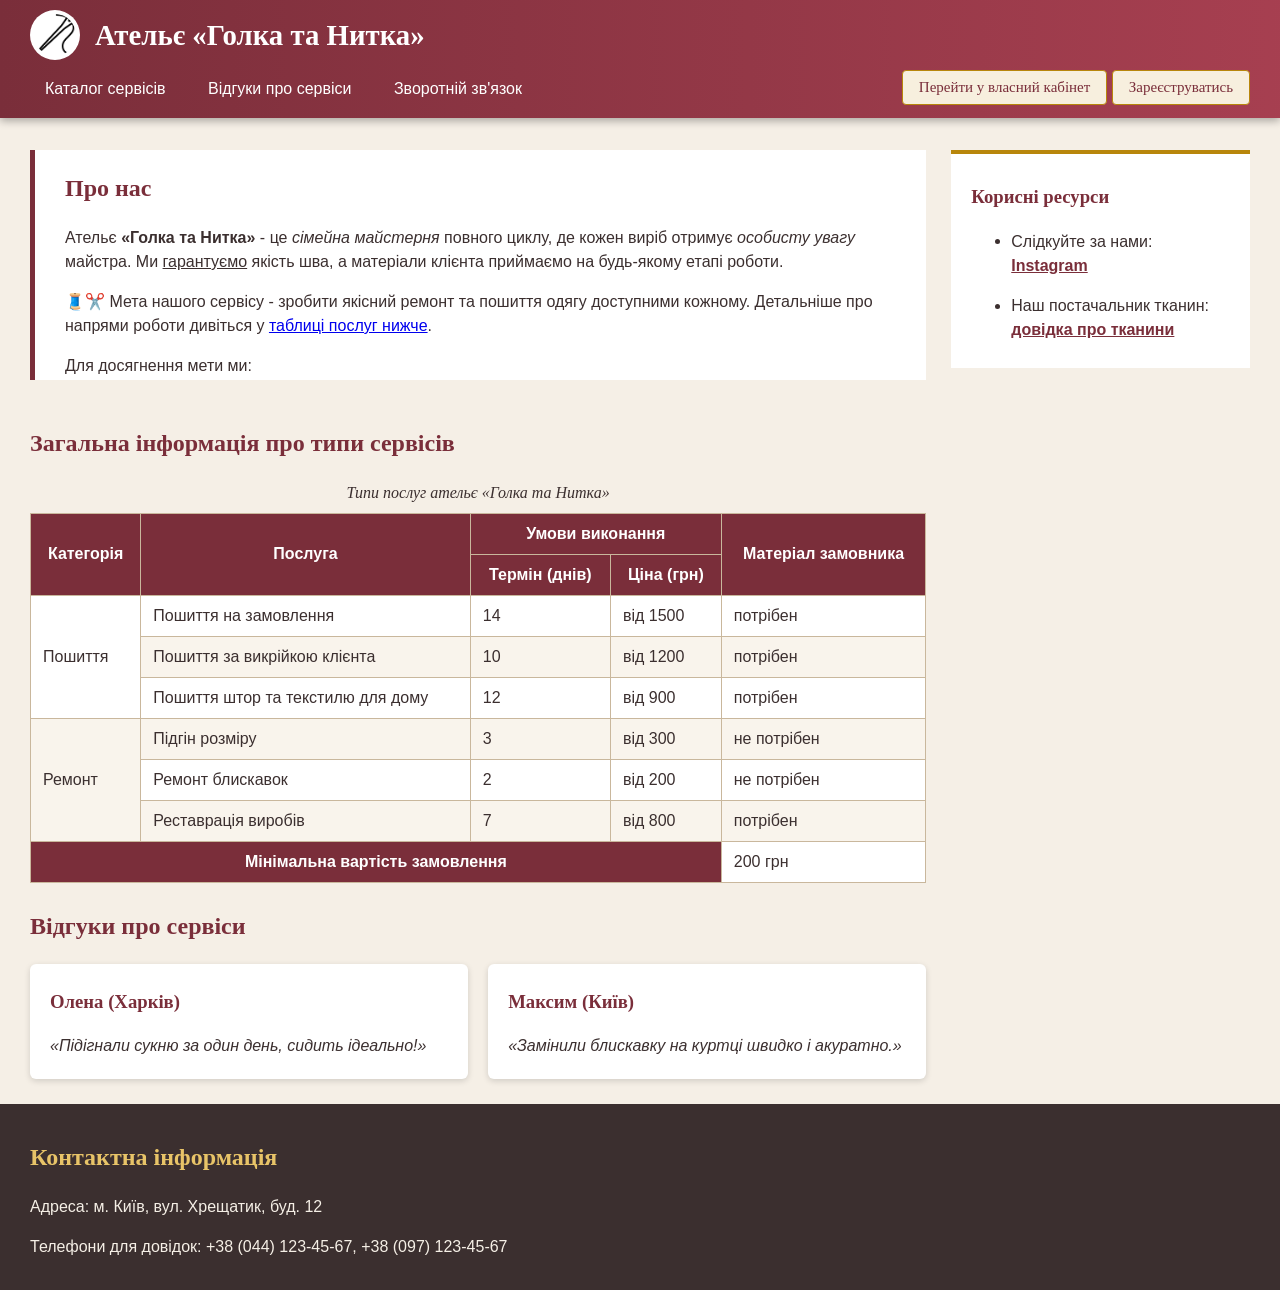
<file: index.html>
<!DOCTYPE html>
<html lang="uk">
<head>
    <meta charset="UTF-8">
    <meta name="viewport" content="width=device-width, initial-scale=1.0">
    <title>Голка та Нитка — Ательє з пошиття та ремонту одяг</title>
    <link rel="stylesheet" href="css/style.css">
</head>
<body class="home">
    <header>
        <img src="images/logo.png" alt="Логотип ательє Голка та Нитка" width="50" height="50">
        <h1>Ательє «Голка та Нитка»</h1>
        <section>
            <button type="button">Перейти у власний кабінет</button>
            <button type="button">Зареєструватись</button>
        </section>
        <nav>
            <ul>
                <li><a href="services.html">Каталог сервісів</a></li>
                <li><a href="#reviews">Відгуки про сервіси</a></li>
                <li><a href="contact.html">Зворотній зв'язок</a></li>
            </ul>
        </nav>
    </header>
    <main>
        <section id="about">
            <h2>Про нас</h2>
            <p>Ательє <b>«Голка та Нитка»</b> - це <i>сімейна майстерня</i> повного циклу, де кожен виріб отримує <em>особисту увагу</em> майстра. Ми <u>гарантуємо</u> якість шва, а <span>матеріали клієнта</span> приймаємо на будь-якому етапі роботи.</p>
            <p class="goal">Мета нашого сервісу - зробити якісний ремонт та пошиття одягу доступними кожному. Детальніше про напрями роботи дивіться у <a href="#services"> таблиці послуг нижче</a>.</p>
            <p>Для досягнення мети ми:</p>
            <ol type="I">
                <li>приймаємо замовлення без черг і запису за тиждень;</li>
                <li>використовуємо лише перевірену фурнітуру та нитки;</li>
                <li>надаємо гарантію на кожен виконаний виріб;</li>
            </ol>
        </section>
        <section id="services">
            <h2>Загальна інформація про типи сервісів</h2>
            <table border="1">
                <caption>Типи послуг ательє «Голка та Нитка»</caption>
                <thead>
                    <tr>
                        <th rowspan="2">Категорія</th>
                        <th rowspan="2">Послуга</th>
                        <th colspan="2">Умови виконання</th>
                        <th rowspan="2">Матеріал замовника</th>
                    </tr>
                    <tr>
                        <th>Термін (днів)</th>
                        <th>Ціна (грн)</th>
                    </tr>
                </thead>
                <tbody>
                    <tr>
                        <td rowspan="3">Пошиття</td>
                        <td>Пошиття на замовлення</td>
                        <td>14</td>
                        <td>від 1500</td>
                        <td>потрібен</td>
                    </tr>
                    <tr>
                        <td>Пошиття за викрійкою клієнта</td>
                        <td>10</td>
                        <td>від 1200</td>
                        <td>потрібен</td>
                    </tr>
                    <tr>
                        <td>Пошиття штор та текстилю для дому</td>
                        <td>12</td>
                        <td>від 900</td>
                        <td>потрібен</td>
                    </tr>
                    <tr>
                        <td rowspan="3">Ремонт</td>
                        <td>Підгін розміру</td>
                        <td>3</td>
                        <td>від 300</td>
                        <td>не потрібен</td>
                    </tr>
                    <tr>
                        <td>Ремонт блискавок</td>
                        <td>2</td>
                        <td>від 200</td>
                        <td>не потрібен</td>
                    </tr>
                    <tr>
                        <td>Реставрація виробів</td>
                        <td>7</td>
                        <td>від 800</td>
                        <td>потрібен</td>
                    </tr>
                </tbody>
                <tfoot>
                    <tr>
                        <th colspan="4">Мінімальна вартість замовлення</th>
                        <td>200 грн</td>
                    </tr>
                </tfoot>
            </table>
        </section>
        <article id="reviews">
            <h2>Відгуки про сервіси</h2>
            <section>
                <h3>Олена (Харків)</h3>
                <p>«Підігнали сукню за один день, сидить ідеально!»</p>
            </section>
            <section>
                <h3>Максим (Київ)</h3>
                <p>«Замінили блискавку на куртці швидко і акуратно.»</p>
            </section>
        </article>
    </main>
    <aside>
        <h3>Корисні ресурси</h3>
        <ul>
            <li><p>Слідкуйте за нами: <a href="https://www.instagram.com/" target="_blank">Instagram</a></p></li>
            <li><p>Наш постачальник тканин: <a href="https://uk.wikipedia.org/wiki/Тканина" target="_blank">довідка про тканини</a></p></li>
        </ul>
    </aside>
    <footer>
        <h2>Контактна інформація</h2>
        <address>
            <p>Адреса: м. Київ, вул. Хрещатик, буд. 12</p>
            <p>Телефони для довідок: +38 (044) 123-45-67, +38 (097) 123-45-67</p>
        </address>
    </footer>
</body>
</html>
</file>
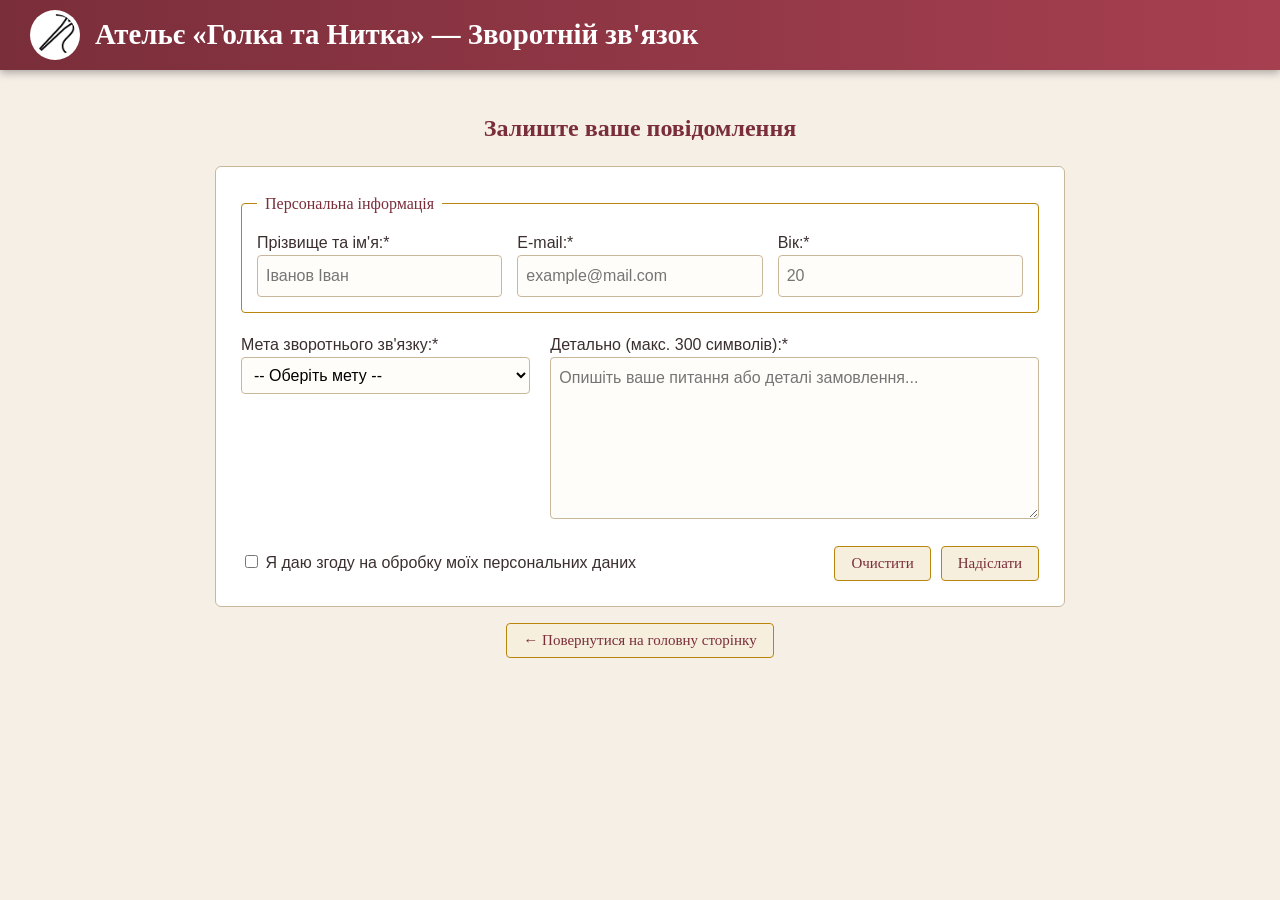
<file: contact.html>
<!DOCTYPE html>
<html lang="uk">
<head>
    <meta charset="UTF-8">
    <meta name="viewport" content="width=device-width, initial-scale=1.0">
    <title>Зворотній зв'язок — Голка та Нитка</title>
    <link rel="stylesheet" href="css/style.css">
</head>
<body class="contact">
    <header>
        <img src="images/logo.png" alt="Логотип ательє Голка та Нитка" width="50" height="50">
        <h1>Ательє «Голка та Нитка» — Зворотній зв'язок</h1>
    </header>
    <main>
        <h2>Залиште ваше повідомлення</h2>
        <form action="#" method="post">
            <fieldset>
                <legend>Персональна інформація</legend>
                <p>
                    <label for="fullname">Прізвище та ім'я:*</label><br>
                    <input type="text" id="fullname" name="fullname" placeholder="Іванов Іван" required>
                </p>
                <p>
                    <label for="email">E-mail:*</label><br>
                    <input type="email" id="email" name="email" placeholder="example@mail.com" required>
                </p>
                <p>
                    <label for="age">Вік:*</label><br>
                    <input type="number" id="age" name="age" min="16" max="100" placeholder="20" required>
                </p>
            </fieldset>
            <br>
            <p class="purpose">
                <label for="purpose">Мета зворотнього зв'язку:*</label><br>
                <select id="purpose" name="purpose" required>
                    <option value="" disabled selected>-- Оберіть мету --</option>
                    <option value="cooperation">Співпраця</option>
                    <option value="complaint">Скарга на неякісний пошив</option>
                    <option value="proposal">Пропозиція</option>
                    <option value="bug">Наявність помилки</option>
                </select>
            </p>
            <p class="details">
                <label for="details">Детально (макс. 300 символів):*</label><br>
                <textarea id="details" name="details" rows="6" cols="50" maxlength="300" placeholder="Опишіть ваше питання або деталі замовлення..." required></textarea>
            </p>
            <p class="consent">
                <input type="checkbox" id="consent" name="consent" required>
                <label for="consent">Я даю згоду на обробку моїх персональних даних</label>
            </p>
            <p class="actions">
                <button type="submit">Надіслати</button>
                <button type="reset">Очистити</button>
            </p>
        </form>
        <p><a href="index.html"><button type="button">&larr; Повернутися на головну сторінку</button></a></p>
    </main>
</body>
</html>
</file>
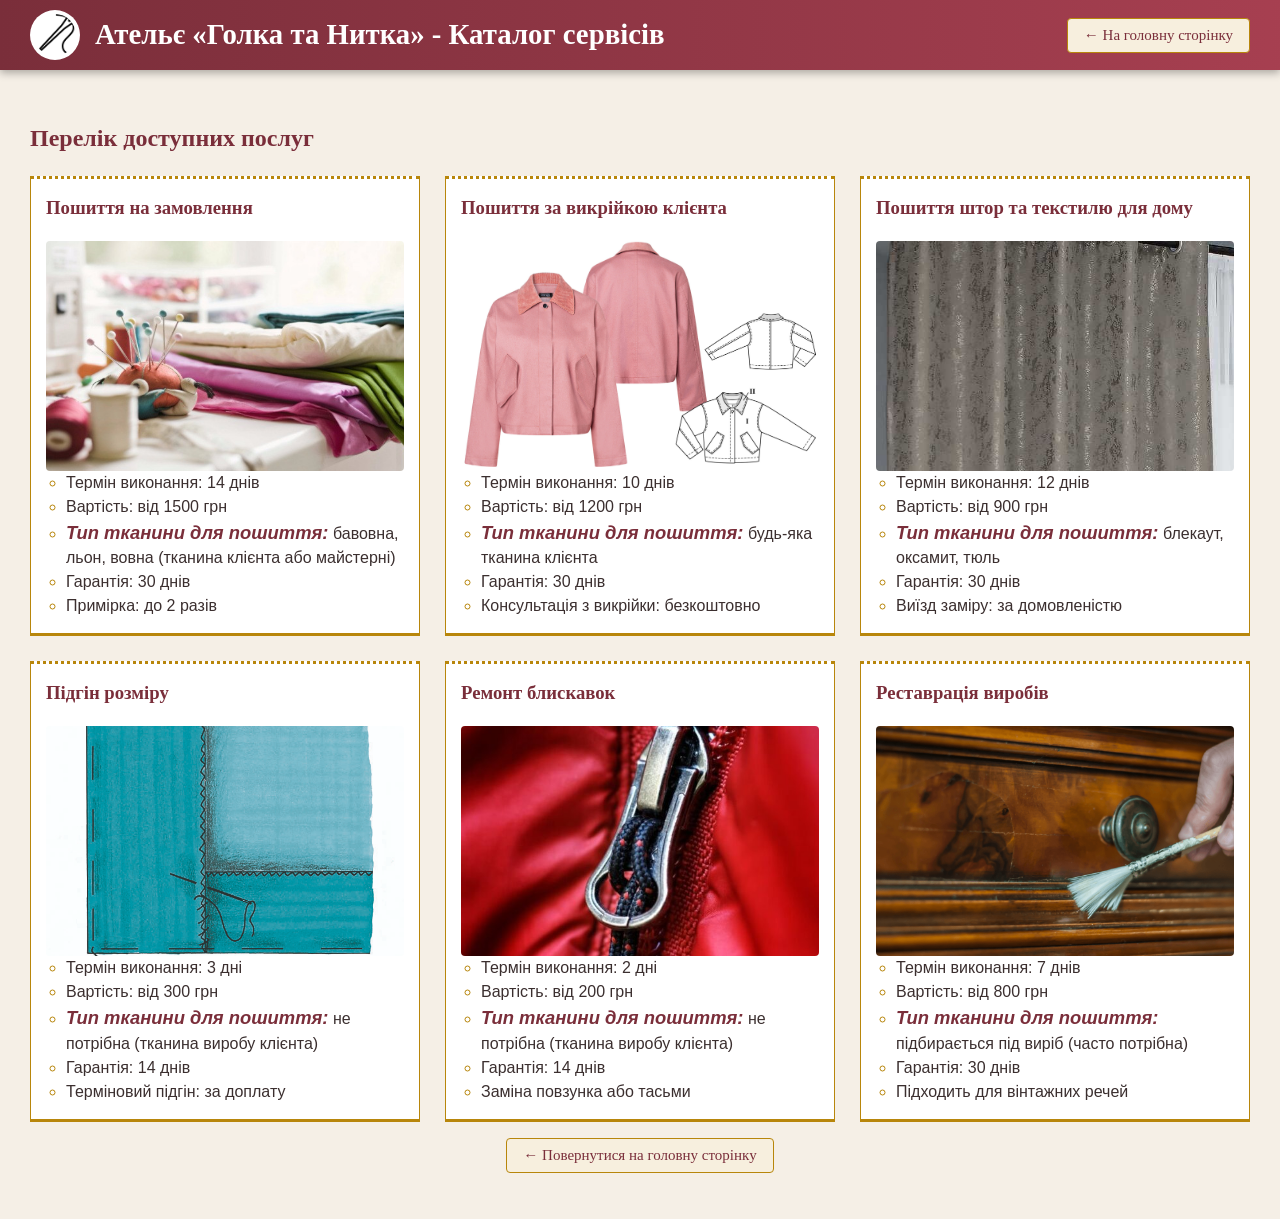
<file: services.html>
<!DOCTYPE html>
<html lang="uk">
<head>
    <meta charset="UTF-8">
    <meta name="viewport" content="width=device-width, initial-scale=1.0">
    <title>Каталог сервісів - Голка та Нитка</title>
    <link rel="stylesheet" href="css/style.css">
    <style>
        header {
            position: fixed;
            top: 0;
            left: 0;
            right: 0;
            z-index: 100;
            display: grid;
            grid-template-columns: auto 1fr auto;
            align-items: center;
            gap: 15px;
        }

        header p {
            margin: 0;
        }

        body {
            padding-top: 90px;              
        }

        main {
            padding: 10px 30px 30px;
        }

        main > ol {
            display: grid;
            grid-template-columns: repeat(auto-fill, minmax(300px, 1fr));
            gap: 25px;
            padding: 0;
            list-style: none;
        }

        main > ol > hr {
            display: none;
        }

        main article {
            height: 100%;
            padding: 15px;
            background-color: white;
            border: 1px solid darkgoldenrod;
            border-top: 3px dotted darkgoldenrod;
            border-bottom: medium solid darkgoldenrod;
        }

        article h3 {
            margin-top: 0;
        }

        article ul {
            padding-left: 20px;
        }

        article li::marker {
            color: darkgoldenrod;
        }

        .fabric {
            font-weight: bold;
            font-size: 1.15em;
            font-style: italic;
            color: #7a2e3a;
        }

        img[src*="serv"] {
            display: block;
            width: 100%;
            height: 230px;
            object-fit: cover;
            border-radius: 4px;
        }

        img[src*="serv"]:focus {
            outline: 3px solid darkgoldenrod;
            animation: to-black-white 1.5s forwards;
        }

        @keyframes to-black-white {
            from { filter: grayscale(0%); }
            to   { filter: grayscale(100%); }
        }

        a:active,
        a:active button {
            color: darkgreen;
        }

        main > p {
            text-align: center;
        }

        @media (max-width: 600px) {
            header {
                grid-template-columns: auto 1fr;
                padding: 10px 15px;
            }

            header p {
                grid-column: 1 / -1;
            }

            body {
                padding-top: 170px;
            }

            main {
                padding: 10px 15px 20px;
            }
        }
    </style>
</head>
<body>
    <header>
        <img src="images/logo.png" alt="Логотип ательє Голка та Нитка" width="50" height="50">
        <h1>Ательє «Голка та Нитка» - Каталог сервісів</h1>
        <p><a href="index.html"><button type="button">&larr; На головну сторінку</button></a></p>
    </header>
    <main>
        <h2>Перелік доступних послуг</h2>
        <ol>
            <li>
                <article>
                    <h3>Пошиття на замовлення</h3>
                    <img src="images/serv1.png" alt="Пошиття на замовлення" width="350" tabindex="0">
                    <ul>
                        <li>Термін виконання: 14 днів</li>
                        <li>Вартість: від 1500 грн</li>
                        <li><span class="fabric">Тип тканини для пошиття:</span> бавовна, льон, вовна (тканина клієнта або майстерні)</li>
                        <li>Гарантія: 30 днів</li>
                        <li>Примірка: до 2 разів</li>
                    </ul>
                </article>
            </li>
            <hr>
            <li>
                <article>
                    <h3>Пошиття за викрійкою клієнта</h3>
                    <img src="images/serv2.png" alt="Пошиття за викрійкою клієнта" width="350" tabindex="0">
                    <ul>
                        <li>Термін виконання: 10 днів</li>
                        <li>Вартість: від 1200 грн</li>
                        <li><span class="fabric">Тип тканини для пошиття:</span> будь-яка тканина клієнта</li>
                        <li>Гарантія: 30 днів</li>
                        <li>Консультація з викрійки: безкоштовно</li>
                    </ul>
                </article>
            </li>
            <hr>
            <li>
                <article>
                    <h3>Пошиття штор та текстилю для дому</h3>
                    <img src="images/serv3.png" alt="Пошиття штор та текстилю для дому" width="350" tabindex="0">
                    <ul>
                        <li>Термін виконання: 12 днів</li>
                        <li>Вартість: від 900 грн</li>
                        <li><span class="fabric">Тип тканини для пошиття:</span> блекаут, оксамит, тюль</li>
                        <li>Гарантія: 30 днів</li>
                        <li>Виїзд заміру: за домовленістю</li>
                    </ul>
                </article>
            </li>
            <hr>
            <li>
                <article>
                    <h3>Підгін розміру</h3>
                    <img src="images/serv4.png" alt="Підгін розміру" width="350" tabindex="0">
                    <ul>
                        <li>Термін виконання: 3 дні</li>
                        <li>Вартість: від 300 грн</li>
                        <li><span class="fabric">Тип тканини для пошиття:</span> не потрібна (тканина виробу клієнта)</li>
                        <li>Гарантія: 14 днів</li>
                        <li>Терміновий підгін: за доплату</li>
                    </ul>
                </article>
            </li>
            <hr>
            <li>
                <article>
                    <h3>Ремонт блискавок</h3>
                    <img src="images/serv5.png" alt="Ремонт блискавок" width="350" tabindex="0">
                    <ul>
                        <li>Термін виконання: 2 дні</li>
                        <li>Вартість: від 200 грн</li>
                        <li><span class="fabric">Тип тканини для пошиття:</span> не потрібна (тканина виробу клієнта)</li>
                        <li>Гарантія: 14 днів</li>
                        <li>Заміна повзунка або тасьми</li>
                    </ul>
                </article>
            </li>
            <hr>
            <li>
                <article>
                    <h3>Реставрація виробів</h3>
                    <img src="images/serv6.png" alt="Реставрація виробів" width="350" tabindex="0">
                    <ul>
                        <li>Термін виконання: 7 днів</li>
                        <li>Вартість: від 800 грн</li>
                        <li><span class="fabric">Тип тканини для пошиття:</span> підбирається під виріб (часто потрібна)</li>
                        <li>Гарантія: 30 днів</li>
                        <li>Підходить для вінтажних речей</li>
                    </ul>
                </article>
            </li>
        </ol>
        <p><a href="index.html"><button type="button">&larr; Повернутися на головну сторінку</button></a></p>
    </main>
</body>
</html>
</file>
<file: css/style.css>
* {
    box-sizing: border-box;
}

body {
    margin: 0;
    font-family: Verdana, Arial, sans-serif;          
    font-size: 16px;
    line-height: 1.5;
    color: #3b2f2f;                                   
    background-color: #f5efe6;                        
}

h1, h2, h3 {
    font-family: Georgia, "Times New Roman", serif;   
    color: rgb(122, 46, 58);                          
}

h1 {
    margin: 0;
    font-size: 1.8em;
}

header {
    padding: 10px 30px;
    background: linear-gradient(to right, #7a2e3a, hsl(350, 45%, 45%));  
    box-shadow: 0 3px 8px rgba(0, 0, 0, 0.3);
}

header h1 {
    color: white;                                     
}

header img {
    padding: 4px;
    background-color: white;
    border-radius: 50%;
}

button {
    padding: 8px 16px;
    font-family: Georgia, serif;
    font-size: 15px;
    color: #7a2e3a;
    background-color: hsl(40, 60%, 92%);
    border: 1px solid darkgoldenrod;
    border-radius: 4px;
    cursor: pointer;
}

button:hover {
    color: white;
    background-color: darkgoldenrod;
}

.home {
    position: relative;
    display: grid;
    grid-template-columns: 3fr 1fr;
    grid-template-areas:
        "main   aside"
        "footer footer";
    column-gap: 25px;
    padding: 150px 30px 0;
}

.home > header {
    position: absolute;
    top: 0;
    left: 0;
    width: 100%;
    z-index: 10;
}

.home > header img {
    float: left;
    margin-right: 15px;
}

.home > header h1 {
    line-height: 50px;
}

.home > header section {
    float: right;
    margin-top: 10px;
}

.home > header::after {
    content: "";
    display: block;
    clear: both;
}

nav > ul {
    margin: 10px 0 0;
    padding: 0;
    list-style: none;
}

nav li {
    display: inline-block;
    margin-right: 8px;
}

nav a {
    display: block;
    padding: 6px 14px;
    color: white;
    text-decoration: none;
    border: 1px solid transparent;
    border-radius: 4px;
    transition: background-color 0.4s, color 0.4s, border-color 0.4s, box-shadow 0.4s;
}

nav a:hover {
    color: #7a2e3a;
    background-color: #f5efe6;
    border-color: darkgoldenrod;
    box-shadow: 0 2px 6px rgba(0, 0, 0, 0.4);
}

.home main {
    grid-area: main;
    display: grid;
}

#about {
    margin: 0;
    padding: 20px 30px;
    max-height: 230px;
    overflow-y: auto;
    background-color: white;
    border-left: 5px solid #7a2e3a;
}

#about h2 {
    margin-top: 0;
}

#about::-webkit-scrollbar {
    width: 10px;
}

#about::-webkit-scrollbar-thumb {
    background-color: #7a2e3a;
    border-radius: 5px;
}

#about::-webkit-scrollbar-track {
    background-color: hsl(38, 50%, 92%);
}

#about .goal::before {
    content: "🧵✂️ ";
}

#about p ~ ol {
    padding-left: 45px;
    color: #5a4a3a;
}

#services {
    margin: 25px 0;
    transition: transform 0.5s;
}

#services:hover {
    transform: translateY(2vh);     
}

#services table {
    width: 100%;
    border-collapse: collapse;
    background-color: white;
}

#services caption {
    margin-bottom: 8px;
    font-family: Georgia, serif;
    font-style: italic;
}

#services th,
#services td {
    padding: 8px 12px;
    border: 1px solid #c9b79c;
}

#services thead th,
#services tfoot th {
    color: white;
    background-color: #7a2e3a;
}

#services tbody tr:nth-child(even) {
    background-color: hsl(38, 50%, 95%);
}

#reviews {
    display: grid;
    grid-template-columns: 1fr 1fr;
    gap: 20px;
    margin-bottom: 25px;
}

#reviews h2 {
    grid-column: 1 / -1;
    margin: 0;
}

#reviews section {
    padding: 5px 20px;
    background-color: white;
    border-radius: 6px;
    box-shadow: 0 2px 6px rgba(0, 0, 0, 0.15);
}

#reviews h3 + p {
    font-style: italic;
}

.home aside {
    grid-area: aside;
    position: sticky;
    top: 20px;
    align-self: start;
    padding: 10px 20px;
    background-color: white;
    border-top: 4px solid darkgoldenrod;
}

a[target="_blank"] {
    color: #7a2e3a;
    font-weight: bold;
}

.home footer {
    grid-area: footer;
    margin: 0 -30px;                
    padding: 15px 30px;
    color: #f5efe6;
    background-color: #3b2f2f;
}

.home footer h2 {
    color: hsl(43, 74%, 66%);
}

footer address {
    font-style: normal;
    font-size: 1em;
    transition: font-size 0.5s;
}

footer address:hover {
    font-size: 1.2em;
    transition-delay: 2s;
}

@media (max-width: 800px) {
    .home {
        grid-template-columns: 1fr;
        grid-template-areas:
            "main"
            "aside"
            "footer";
        padding: 230px 15px 0;
    }

    .home > header {
        padding: 10px 15px;
    }

    .home > header h1 {
        font-size: 1.4em;
        line-height: 1.3;
    }

    #services {
        overflow-x: auto;          
    }

    .home footer {
        margin: 0 -15px;
        padding: 15px;
    }

    .home > header section {
        float: none;
        clear: both;
    }

    #reviews {
        grid-template-columns: 1fr;
    }
}

.contact header {
    display: flex;
    flex-flow: row nowrap;
    align-items: center;
    gap: 15px;
}

.contact header img {
    flex-shrink: 0;                 
}

.contact main {
    display: flex;
    flex-direction: column;
    align-items: center;
    padding: 20px;
}

.contact form {
    display: flex;
    flex-flow: row wrap;
    justify-content: space-between;
    align-items: flex-start;
    align-content: flex-start;
    gap: 20px;
    width: 100%;
    max-width: 850px;
    padding: 25px;
    background-color: white;
    border: 1px solid #c9b79c;
    border-radius: 6px;
}

.contact form > br {
    display: none;
}

.contact form p {
    margin: 0;
}

.contact fieldset {
    flex: 1 1 100%;
    display: flex;
    flex-flow: row wrap;
    gap: 15px;
    margin: 0;
    padding: 15px;
    border: 1px solid darkgoldenrod;
    border-radius: 4px;
}

.contact legend {
    padding: 0 8px;
    font-family: Georgia, serif;
    color: #7a2e3a;
}

.contact fieldset p {
    flex: 1 1 200px;
}

.contact .purpose {
    flex: 1 1 220px;
}

.contact .details {
    flex: 2 1 350px;
}

.contact .consent {
    flex: 1 1 300px;
    align-self: center;
}

.contact .actions {
    flex: 0 0 auto;
    align-self: center;
    display: flex;
    gap: 10px;
}

.actions button[type="reset"] {
    order: -1;
}

.contact input,
.contact select,
.contact textarea {
    width: 100%;
    padding: 8px;
    font: inherit;
    background-color: #fffdf9;
    border: 1px solid #c9b79c;
    border-radius: 4px;
}

.contact textarea {
    resize: vertical;
}

.contact input[type="checkbox"] {
    width: auto;
}

[required]:focus {
    outline: 2px solid darkgoldenrod;
}

@media (max-width: 600px) {
    header h1 {
        font-size: 1.3em;
    }
}
</file>
